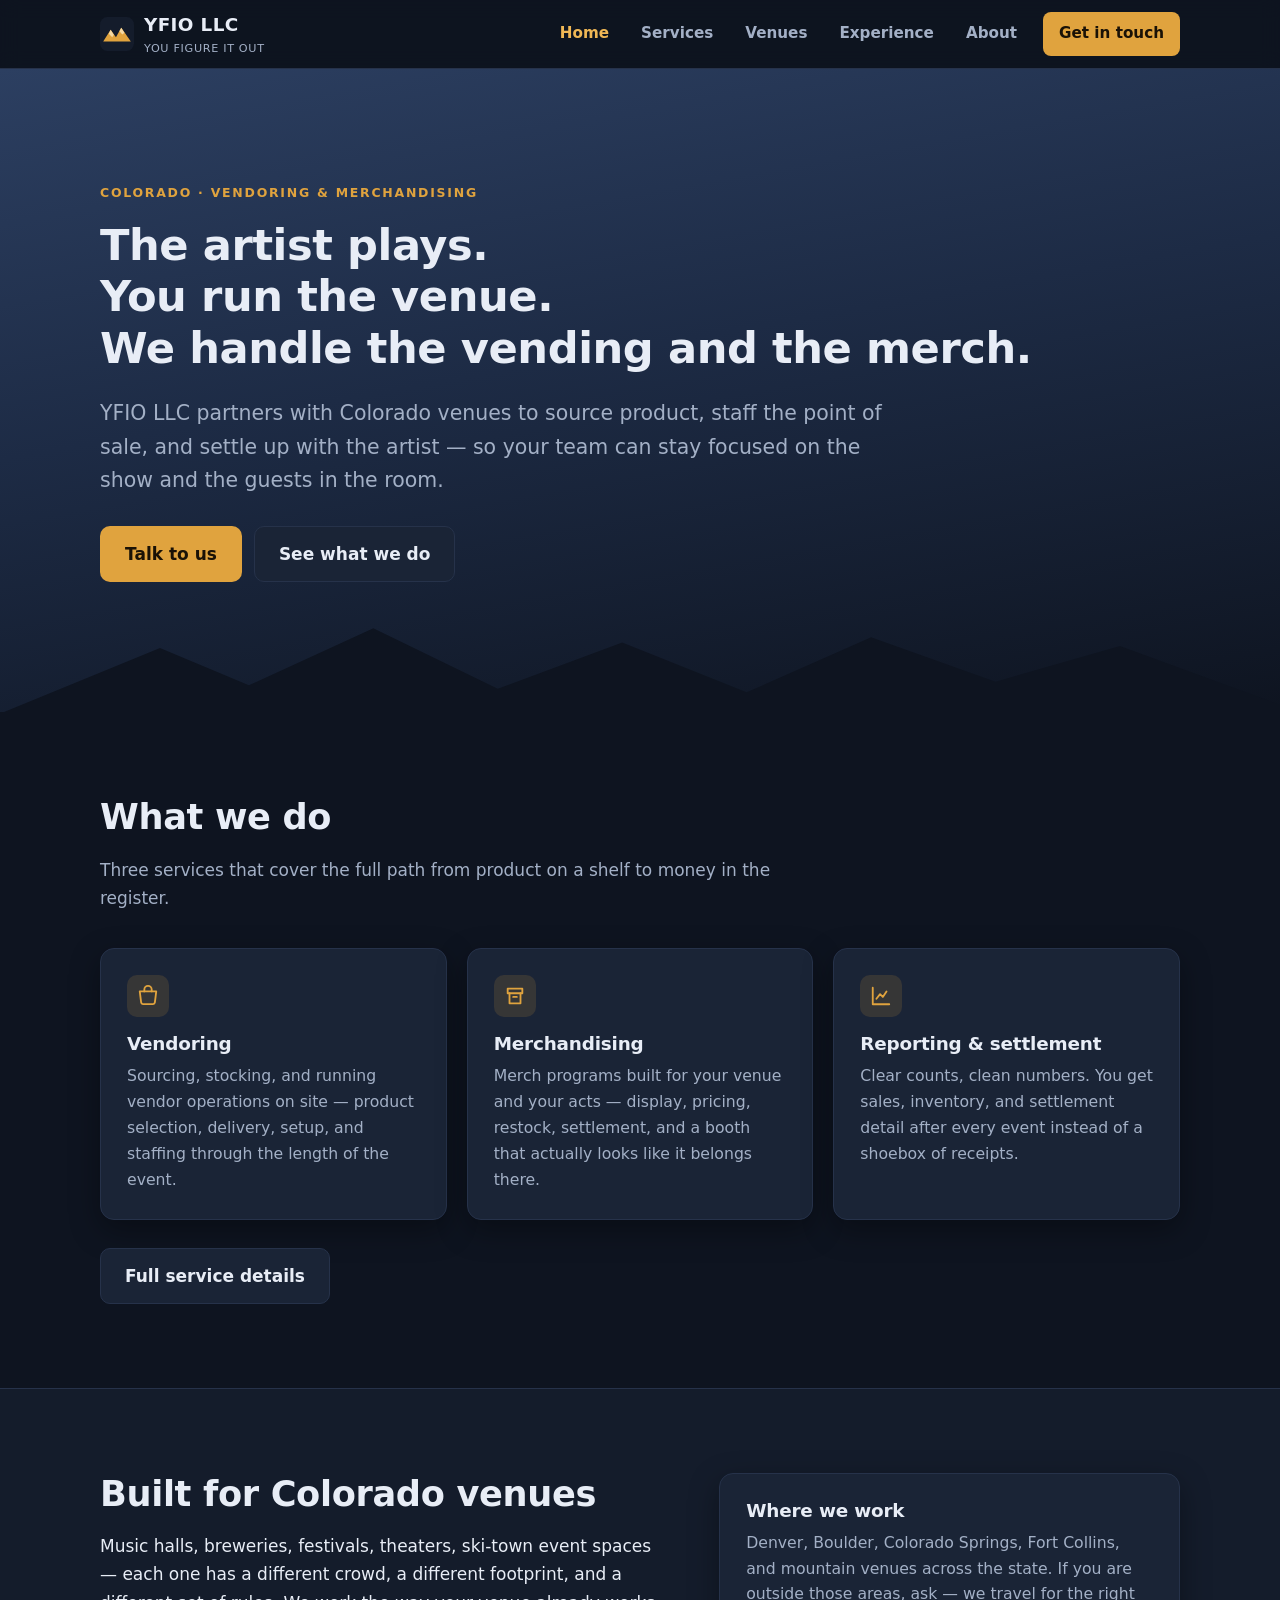
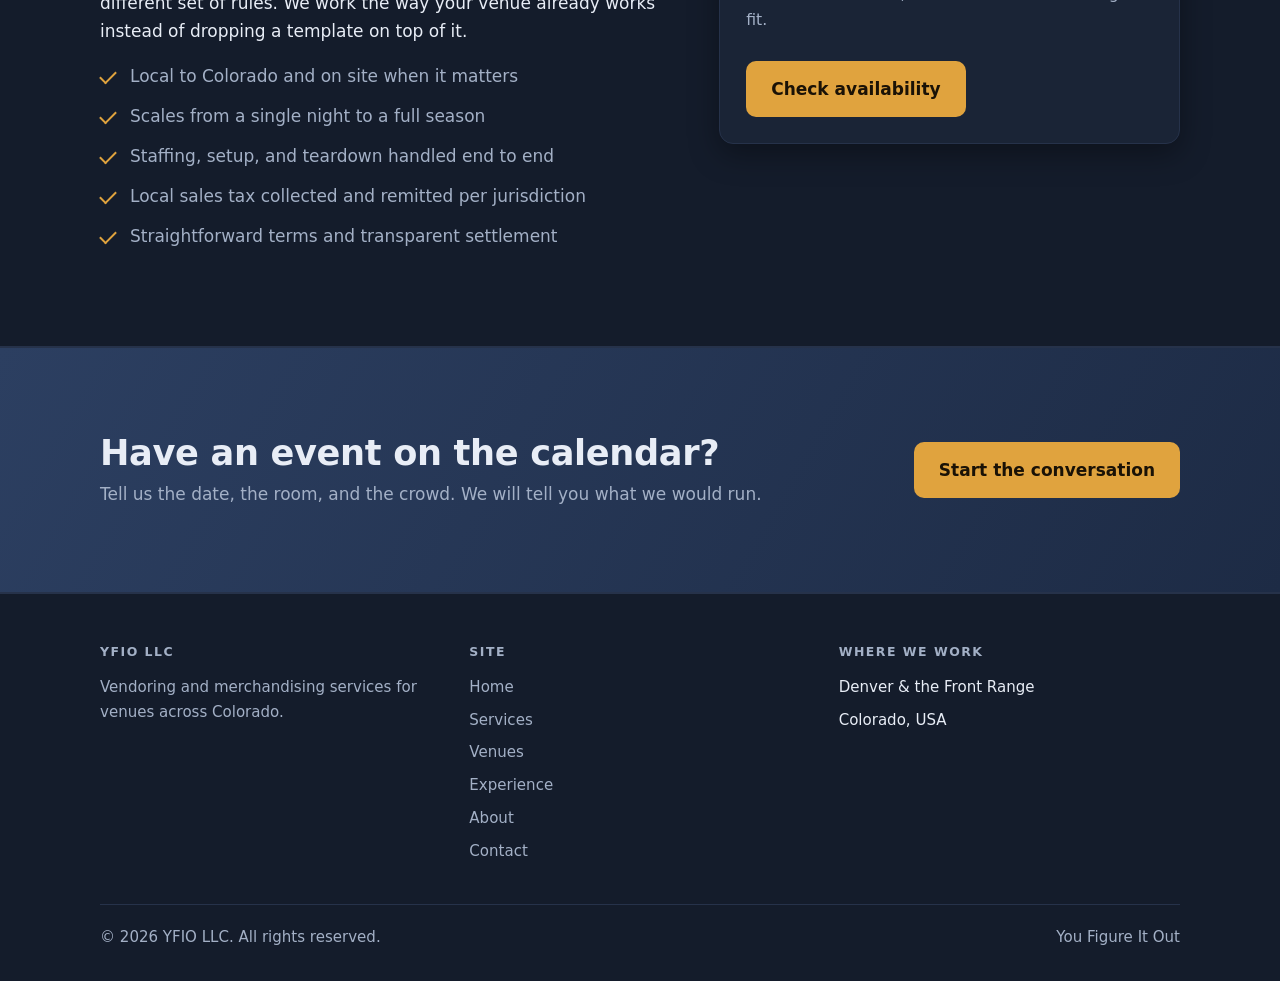
<file: index.html>
<!DOCTYPE html>
<html lang="en">
<head>
<meta charset="utf-8">
<meta name="viewport" content="width=device-width, initial-scale=1">
<title>YFIO LLC — Vendoring &amp; Merchandising for Colorado Venues</title>
<meta name="description" content="YFIO LLC provides vendoring and merchandising services to venues across Colorado — from product sourcing and inventory to on-site sales and merch fulfillment.">
<meta name="theme-color" content="#0e1420">
<link rel="icon" href="assets/img/favicon.svg" type="image/svg+xml">
<link rel="stylesheet" href="assets/css/site.css">
<meta property="og:type" content="website">
<meta property="og:site_name" content="YFIO LLC">
<meta property="og:title" content="YFIO LLC — Vendoring &amp; Merchandising for Colorado Venues">
<meta property="og:description" content="YFIO LLC provides vendoring and merchandising services to venues across Colorado — from product sourcing and inventory to on-site sales and merch fulfillment.">
</head>
<body>
<a class="skip-link" href="#main">Skip to content</a>

<header class="site-header">
  <div class="container">
    <a class="brand" href="index.html">
      <svg viewBox="0 0 64 64" aria-hidden="true" focusable="false">
        <rect width="64" height="64" rx="14" fill="#141c2b"/>
        <path d="M6 46 L20 24 L30 38 L40 20 L58 46 Z" fill="#e0a33e"/>
        <path d="M20 24 L26 33.4 L23 38 L16.5 31.5 Z" fill="#f5d9a3"/>
        <path d="M40 20 L46 29.6 L42 33 L36.5 27 Z" fill="#f5d9a3"/>
      </svg>
      <span>
        <span class="brand-name">YFIO LLC</span>
        <span class="brand-sub">You Figure It Out</span>
      </span>
    </a>

    <button class="nav-toggle" type="button" aria-expanded="false" aria-controls="primary-nav">
      Menu
    </button>

    <nav class="nav" id="primary-nav" aria-label="Primary">
      <ul>
        <li><a href="index.html" aria-current="page">Home</a></li>
        <li><a href="services.html">Services</a></li>
        <li><a href="venues.html">Venues</a></li>
        <li><a href="experience.html">Experience</a></li>
        <li><a href="about.html">About</a></li>
        <li><a class="nav-cta" href="contact.html">Get in touch</a></li>
      </ul>
    </nav>
  </div>
</header>

<main id="main">
<div class="hero">
  <div class="container">
    <div class="hero-inner">
      <span class="eyebrow">Colorado &middot; Vendoring &amp; Merchandising</span>
      <h1 class="hero-title"><span class="beat">The artist plays.</span> <span class="beat">You run the venue.</span> <span class="beat">We handle the vending and the merch.</span></h1>
      <p class="lead">
        YFIO LLC partners with Colorado venues to source product, staff the point of sale,
        and settle up with the artist &mdash; so your team can stay focused on the show and
        the guests in the room.
      </p>
      <div class="btn-row">
        <a class="btn btn-primary" href="contact.html">Talk to us</a>
        <a class="btn btn-ghost" href="services.html">See what we do</a>
      </div>
    </div>
  </div>
  <svg class="hero-range" viewBox="0 0 1440 120" preserveAspectRatio="none" aria-hidden="true" focusable="false">
    <path d="M0 120 L180 46 L280 88 L420 24 L560 92 L700 40 L840 96 L980 34 L1120 84 L1260 44 L1440 110 L1440 120 Z" fill="#0e1420"/>
  </svg>
</div>

<section>
  <div class="container">
    <div class="section-head">
      <h2>What we do</h2>
      <p>Three services that cover the full path from product on a shelf to money in the register.</p>
    </div>
    <div class="grid">
      <div class="card">
        <span class="icon" aria-hidden="true">
          <svg viewBox="0 0 24 24" fill="none" stroke="currentColor" stroke-width="2" stroke-linecap="round" stroke-linejoin="round"><path d="M3 7h18l-1.5 12a2 2 0 0 1-2 1.8H6.5a2 2 0 0 1-2-1.8Z"/><path d="M8 7V5a4 4 0 0 1 8 0v2"/></svg>
        </span>
        <h3>Vendoring</h3>
        <p>
          Sourcing, stocking, and running vendor operations on site &mdash; product selection,
          delivery, setup, and staffing through the length of the event.
        </p>
      </div>
      <div class="card">
        <span class="icon" aria-hidden="true">
          <svg viewBox="0 0 24 24" fill="none" stroke="currentColor" stroke-width="2" stroke-linecap="round" stroke-linejoin="round"><path d="M4 4h16v5H4z"/><path d="M6 9v11h12V9"/><path d="M10 13h4"/></svg>
        </span>
        <h3>Merchandising</h3>
        <p>
          Merch programs built for your venue and your acts &mdash; display, pricing, restock,
          settlement, and a booth that actually looks like it belongs there.
        </p>
      </div>
      <div class="card">
        <span class="icon" aria-hidden="true">
          <svg viewBox="0 0 24 24" fill="none" stroke="currentColor" stroke-width="2" stroke-linecap="round" stroke-linejoin="round"><path d="M3 3v18h18"/><path d="M7 15l4-5 3 3 4-6"/></svg>
        </span>
        <h3>Reporting &amp; settlement</h3>
        <p>
          Clear counts, clean numbers. You get sales, inventory, and settlement detail after
          every event instead of a shoebox of receipts.
        </p>
      </div>
    </div>
    <div class="btn-row">
      <a class="btn btn-ghost" href="services.html">Full service details</a>
    </div>
  </div>
</section>

<section class="alt">
  <div class="container split">
    <div>
      <h2>Built for Colorado venues</h2>
      <p>
        Music halls, breweries, festivals, theaters, ski-town event spaces &mdash; each one has a
        different crowd, a different footprint, and a different set of rules. We work the way your
        venue already works instead of dropping a template on top of it.
      </p>
      <ul class="checks">
        <li>Local to Colorado and on site when it matters</li>
        <li>Scales from a single night to a full season</li>
        <li>Staffing, setup, and teardown handled end to end</li>
        <li>Local sales tax collected and remitted per jurisdiction</li>
        <li>Straightforward terms and transparent settlement</li>
      </ul>
    </div>
    <div>
      <div class="card">
        <h3>Where we work</h3>
        <p>
          Denver, Boulder, Colorado Springs, Fort Collins, and mountain venues across the state.
          If you are outside those areas, ask &mdash; we travel for the right fit.
        </p>
        <div class="btn-row">
          <a class="btn btn-primary" href="contact.html">Check availability</a>
        </div>
      </div>
    </div>
  </div>
</section>

<section class="cta-band">
  <div class="container">
    <div>
      <h2>Have an event on the calendar?</h2>
      <p>Tell us the date, the room, and the crowd. We will tell you what we would run.</p>
    </div>
    <a class="btn btn-primary" href="contact.html">Start the conversation</a>
  </div>
</section>
</main>

<footer class="site-footer">
  <div class="container">
    <div class="footer-grid">
      <div>
        <h4>YFIO LLC</h4>
        <p>Vendoring and merchandising services for venues across Colorado.</p>
      </div>
      <div>
        <h4>Site</h4>
        <ul>
          <li><a href="index.html">Home</a></li>
          <li><a href="services.html">Services</a></li>
          <li><a href="venues.html">Venues</a></li>
          <li><a href="experience.html">Experience</a></li>
          <li><a href="about.html">About</a></li>
          <li><a href="contact.html">Contact</a></li>
        </ul>
      </div>
      <div>
        <h4>Where we work</h4>
        <ul>
          <li>Denver &amp; the Front Range</li>
          <li>Colorado, USA</li>
        </ul>
      </div>
    </div>
    <div class="footer-bottom">
      <p>&copy; <span id="year">2026</span> YFIO LLC. All rights reserved.</p>
      <p>You Figure It Out</p>
    </div>
  </div>
</footer>

<script src="assets/js/site.js"></script>
</body>
</html>
</file>
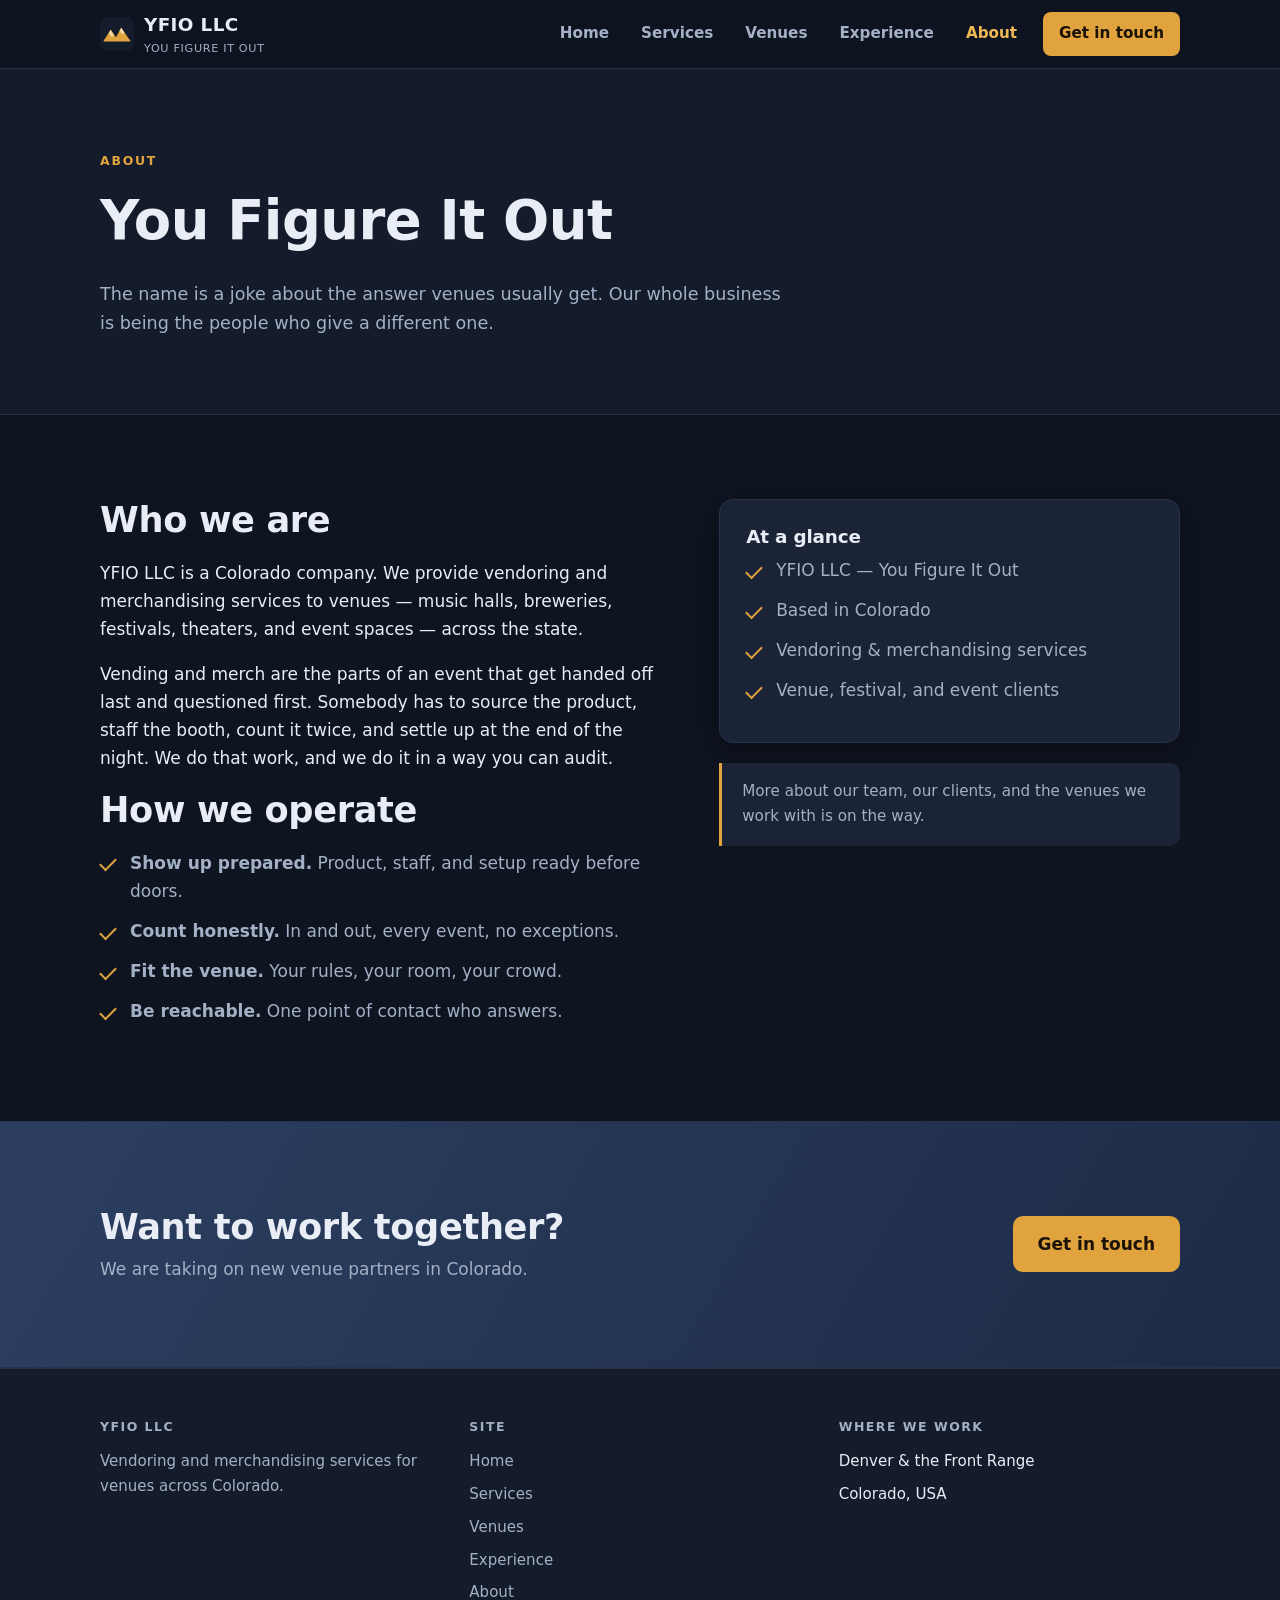
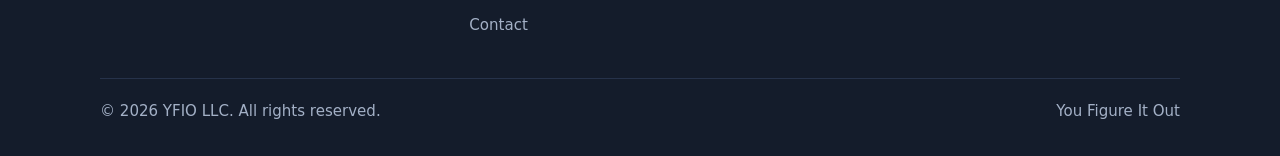
<file: about.html>
<!DOCTYPE html>
<html lang="en">
<head>
<meta charset="utf-8">
<meta name="viewport" content="width=device-width, initial-scale=1">
<title>About — YFIO LLC</title>
<meta name="description" content="YFIO LLC (You Figure It Out) is a Colorado company providing vendoring and merchandising services to venues.">
<meta name="theme-color" content="#0e1420">
<link rel="icon" href="assets/img/favicon.svg" type="image/svg+xml">
<link rel="stylesheet" href="assets/css/site.css">
<meta property="og:type" content="website">
<meta property="og:site_name" content="YFIO LLC">
<meta property="og:title" content="About — YFIO LLC">
<meta property="og:description" content="YFIO LLC (You Figure It Out) is a Colorado company providing vendoring and merchandising services to venues.">
</head>
<body>
<a class="skip-link" href="#main">Skip to content</a>

<header class="site-header">
  <div class="container">
    <a class="brand" href="index.html">
      <svg viewBox="0 0 64 64" aria-hidden="true" focusable="false">
        <rect width="64" height="64" rx="14" fill="#141c2b"/>
        <path d="M6 46 L20 24 L30 38 L40 20 L58 46 Z" fill="#e0a33e"/>
        <path d="M20 24 L26 33.4 L23 38 L16.5 31.5 Z" fill="#f5d9a3"/>
        <path d="M40 20 L46 29.6 L42 33 L36.5 27 Z" fill="#f5d9a3"/>
      </svg>
      <span>
        <span class="brand-name">YFIO LLC</span>
        <span class="brand-sub">You Figure It Out</span>
      </span>
    </a>

    <button class="nav-toggle" type="button" aria-expanded="false" aria-controls="primary-nav">
      Menu
    </button>

    <nav class="nav" id="primary-nav" aria-label="Primary">
      <ul>
        <li><a href="index.html">Home</a></li>
        <li><a href="services.html">Services</a></li>
        <li><a href="venues.html">Venues</a></li>
        <li><a href="experience.html">Experience</a></li>
        <li><a href="about.html" aria-current="page">About</a></li>
        <li><a class="nav-cta" href="contact.html">Get in touch</a></li>
      </ul>
    </nav>
  </div>
</header>

<main id="main">
<div class="page-head">
  <div class="container">
    <span class="eyebrow">About</span>
    <h1>You Figure It Out</h1>
    <p class="lead">
      The name is a joke about the answer venues usually get. Our whole business is being the
      people who give a different one.
    </p>
  </div>
</div>

<section>
  <div class="container split">
    <div>
      <h2>Who we are</h2>
      <p>
        YFIO LLC is a Colorado company. We provide vendoring and merchandising services to venues
        &mdash; music halls, breweries, festivals, theaters, and event spaces &mdash; across the state.
      </p>
      <p>
        Vending and merch are the parts of an event that get handed off last and questioned first.
        Somebody has to source the product, staff the booth, count it twice, and settle up at the
        end of the night. We do that work, and we do it in a way you can audit.
      </p>
      <h2>How we operate</h2>
      <ul class="checks">
        <li><strong>Show up prepared.</strong> Product, staff, and setup ready before doors.</li>
        <li><strong>Count honestly.</strong> In and out, every event, no exceptions.</li>
        <li><strong>Fit the venue.</strong> Your rules, your room, your crowd.</li>
        <li><strong>Be reachable.</strong> One point of contact who answers.</li>
      </ul>
    </div>
    <div>
      <div class="card">
        <h3>At a glance</h3>
        <ul class="checks">
          <li>YFIO LLC &mdash; You Figure It Out</li>
          <li>Based in Colorado</li>
          <li>Vendoring &amp; merchandising services</li>
          <li>Venue, festival, and event clients</li>
        </ul>
      </div>
      <p class="note" style="margin-top:20px;">
        More about our team, our clients, and the venues we work with is on the way.
      </p>
    </div>
  </div>
</section>

<section class="cta-band">
  <div class="container">
    <div>
      <h2>Want to work together?</h2>
      <p>We are taking on new venue partners in Colorado.</p>
    </div>
    <a class="btn btn-primary" href="contact.html">Get in touch</a>
  </div>
</section>
</main>

<footer class="site-footer">
  <div class="container">
    <div class="footer-grid">
      <div>
        <h4>YFIO LLC</h4>
        <p>Vendoring and merchandising services for venues across Colorado.</p>
      </div>
      <div>
        <h4>Site</h4>
        <ul>
          <li><a href="index.html">Home</a></li>
          <li><a href="services.html">Services</a></li>
          <li><a href="venues.html">Venues</a></li>
          <li><a href="experience.html">Experience</a></li>
          <li><a href="about.html">About</a></li>
          <li><a href="contact.html">Contact</a></li>
        </ul>
      </div>
      <div>
        <h4>Where we work</h4>
        <ul>
          <li>Denver &amp; the Front Range</li>
          <li>Colorado, USA</li>
        </ul>
      </div>
    </div>
    <div class="footer-bottom">
      <p>&copy; <span id="year">2026</span> YFIO LLC. All rights reserved.</p>
      <p>You Figure It Out</p>
    </div>
  </div>
</footer>

<script src="assets/js/site.js"></script>
</body>
</html>
</file>
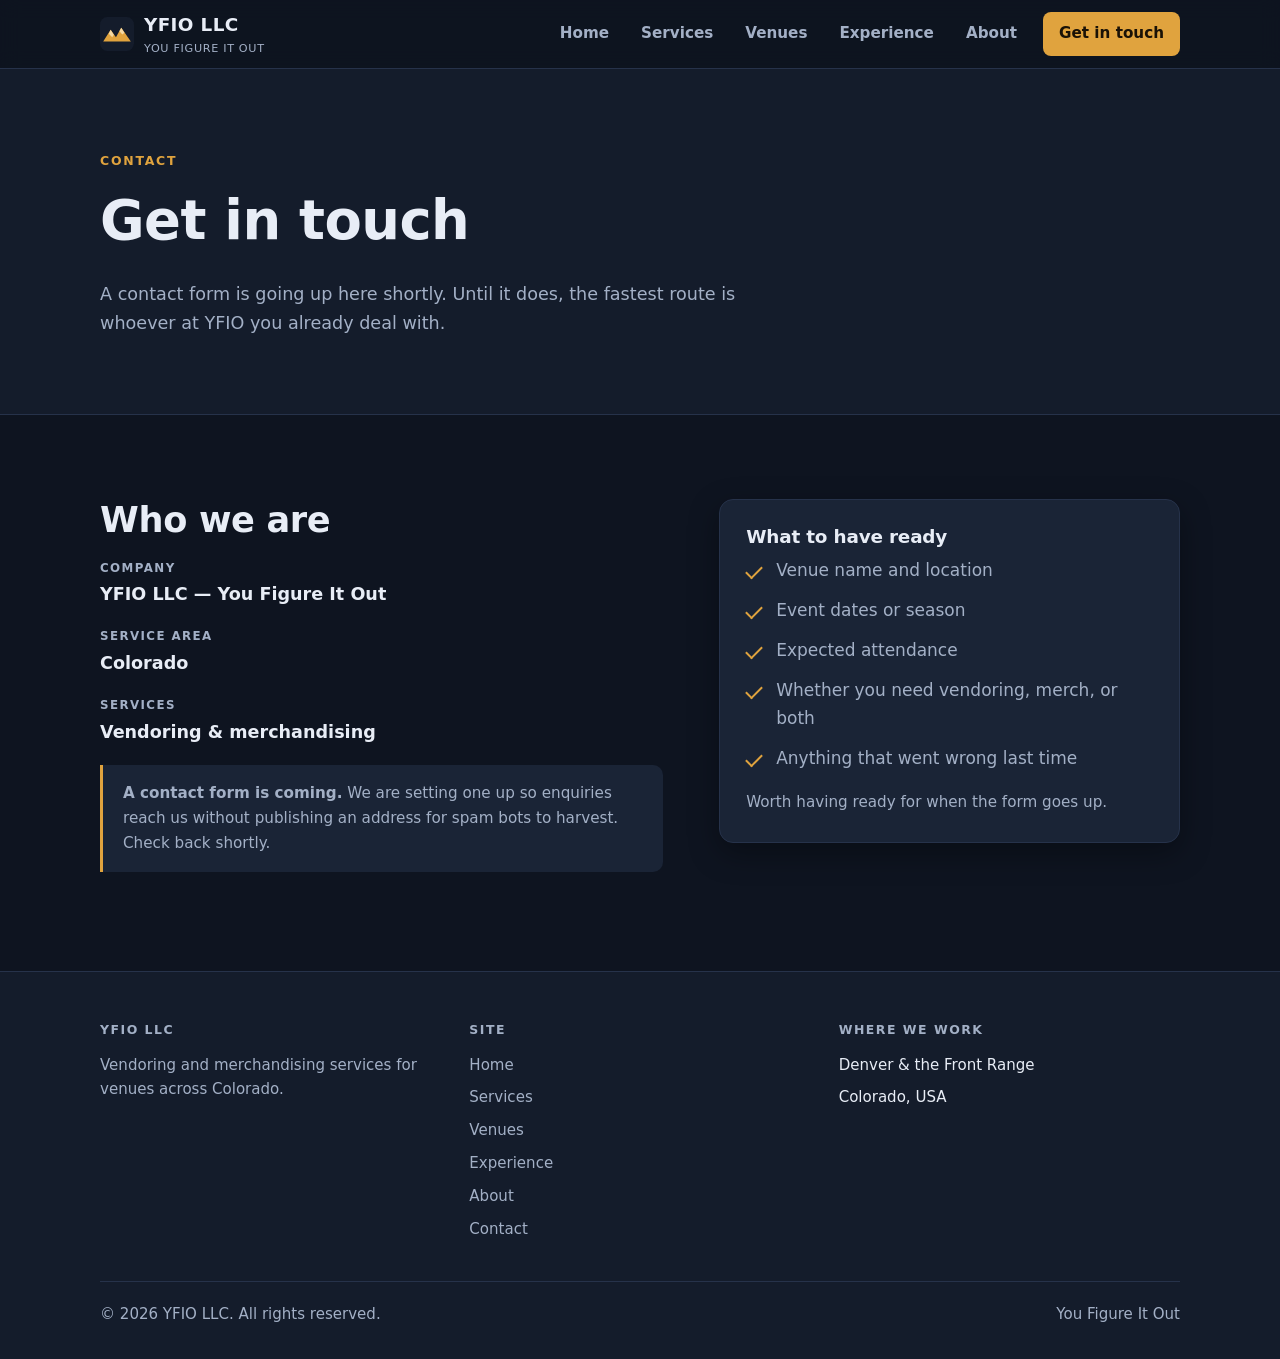
<file: contact.html>
<!DOCTYPE html>
<html lang="en">
<head>
<meta charset="utf-8">
<meta name="viewport" content="width=device-width, initial-scale=1">
<title>Contact — YFIO LLC</title>
<meta name="description" content="Contact YFIO LLC about vendoring and merchandising services for your Colorado venue or event.">
<meta name="theme-color" content="#0e1420">
<link rel="icon" href="assets/img/favicon.svg" type="image/svg+xml">
<link rel="stylesheet" href="assets/css/site.css">
<meta property="og:type" content="website">
<meta property="og:site_name" content="YFIO LLC">
<meta property="og:title" content="Contact — YFIO LLC">
<meta property="og:description" content="Contact YFIO LLC about vendoring and merchandising services for your Colorado venue or event.">
</head>
<body>
<a class="skip-link" href="#main">Skip to content</a>

<header class="site-header">
  <div class="container">
    <a class="brand" href="index.html">
      <svg viewBox="0 0 64 64" aria-hidden="true" focusable="false">
        <rect width="64" height="64" rx="14" fill="#141c2b"/>
        <path d="M6 46 L20 24 L30 38 L40 20 L58 46 Z" fill="#e0a33e"/>
        <path d="M20 24 L26 33.4 L23 38 L16.5 31.5 Z" fill="#f5d9a3"/>
        <path d="M40 20 L46 29.6 L42 33 L36.5 27 Z" fill="#f5d9a3"/>
      </svg>
      <span>
        <span class="brand-name">YFIO LLC</span>
        <span class="brand-sub">You Figure It Out</span>
      </span>
    </a>

    <button class="nav-toggle" type="button" aria-expanded="false" aria-controls="primary-nav">
      Menu
    </button>

    <nav class="nav" id="primary-nav" aria-label="Primary">
      <ul>
        <li><a href="index.html">Home</a></li>
        <li><a href="services.html">Services</a></li>
        <li><a href="venues.html">Venues</a></li>
        <li><a href="experience.html">Experience</a></li>
        <li><a href="about.html">About</a></li>
        <li><a class="nav-cta" href="contact.html" aria-current="page">Get in touch</a></li>
      </ul>
    </nav>
  </div>
</header>

<main id="main">
<div class="page-head">
  <div class="container">
    <span class="eyebrow">Contact</span>
    <h1>Get in touch</h1>
    <p class="lead">
      A contact form is going up here shortly. Until it does, the fastest route is whoever
      at YFIO you already deal with.
    </p>
  </div>
</div>

<section>
  <div class="container split">
    <div>
      <h2>Who we are</h2>
      <ul class="contact-list">
        <li>
          <span class="label">Company</span>
          <span class="value">YFIO LLC &mdash; You Figure It Out</span>
        </li>
        <li>
          <span class="label">Service area</span>
          <span class="value">Colorado</span>
        </li>
        <li>
          <span class="label">Services</span>
          <span class="value">Vendoring &amp; merchandising</span>
        </li>
      </ul>
      <p class="note">
        <strong>A contact form is coming.</strong> We are setting one up so enquiries reach us
        without publishing an address for spam bots to harvest. Check back shortly.
      </p>
    </div>
    <div>
      <div class="card">
        <h3>What to have ready</h3>
        <ul class="checks">
          <li>Venue name and location</li>
          <li>Event dates or season</li>
          <li>Expected attendance</li>
          <li>Whether you need vendoring, merch, or both</li>
          <li>Anything that went wrong last time</li>
        </ul>
        <p style="margin-top:18px;margin-bottom:0;color:var(--text-muted);font-size:0.95rem;">
          Worth having ready for when the form goes up.
        </p>
      </div>
    </div>
  </div>
</section>
</main>

<footer class="site-footer">
  <div class="container">
    <div class="footer-grid">
      <div>
        <h4>YFIO LLC</h4>
        <p>Vendoring and merchandising services for venues across Colorado.</p>
      </div>
      <div>
        <h4>Site</h4>
        <ul>
          <li><a href="index.html">Home</a></li>
          <li><a href="services.html">Services</a></li>
          <li><a href="venues.html">Venues</a></li>
          <li><a href="experience.html">Experience</a></li>
          <li><a href="about.html">About</a></li>
          <li><a href="contact.html">Contact</a></li>
        </ul>
      </div>
      <div>
        <h4>Where we work</h4>
        <ul>
          <li>Denver &amp; the Front Range</li>
          <li>Colorado, USA</li>
        </ul>
      </div>
    </div>
    <div class="footer-bottom">
      <p>&copy; <span id="year">2026</span> YFIO LLC. All rights reserved.</p>
      <p>You Figure It Out</p>
    </div>
  </div>
</footer>

<script src="assets/js/site.js"></script>
</body>
</html>
</file>
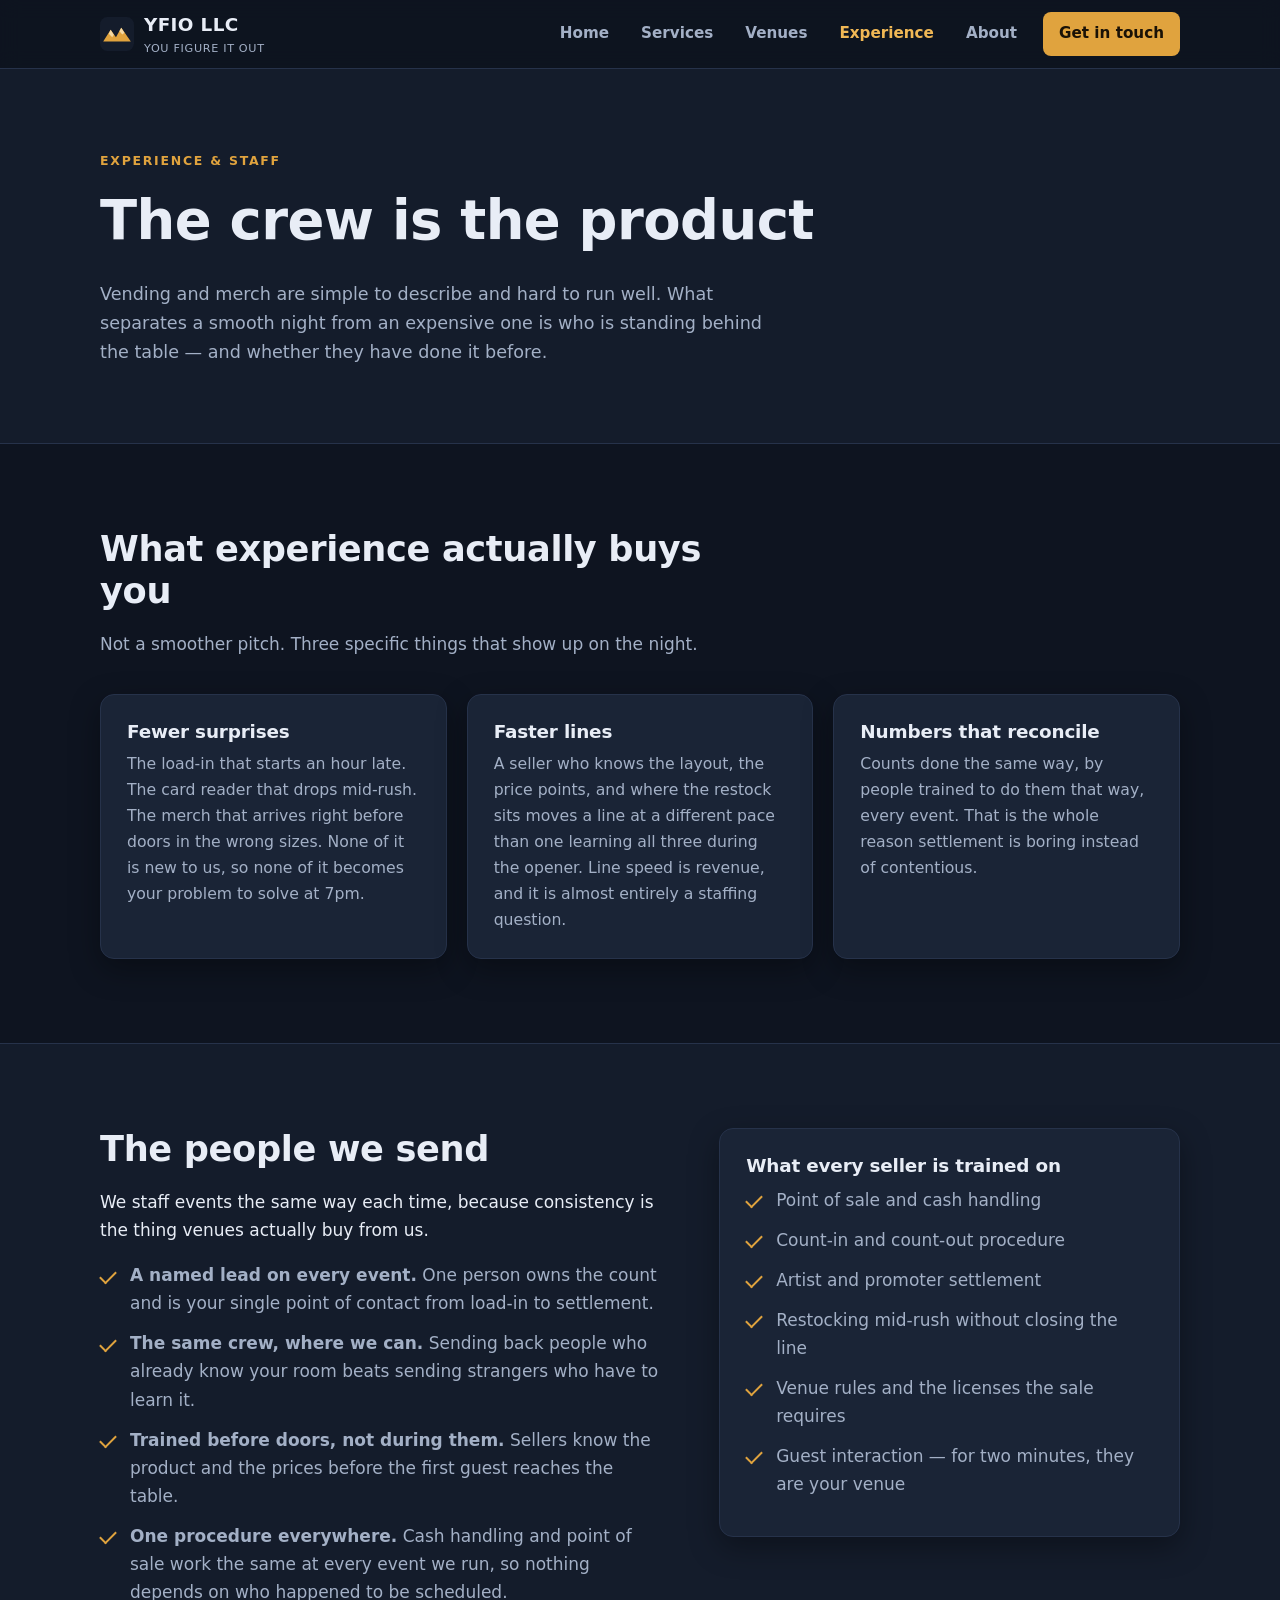
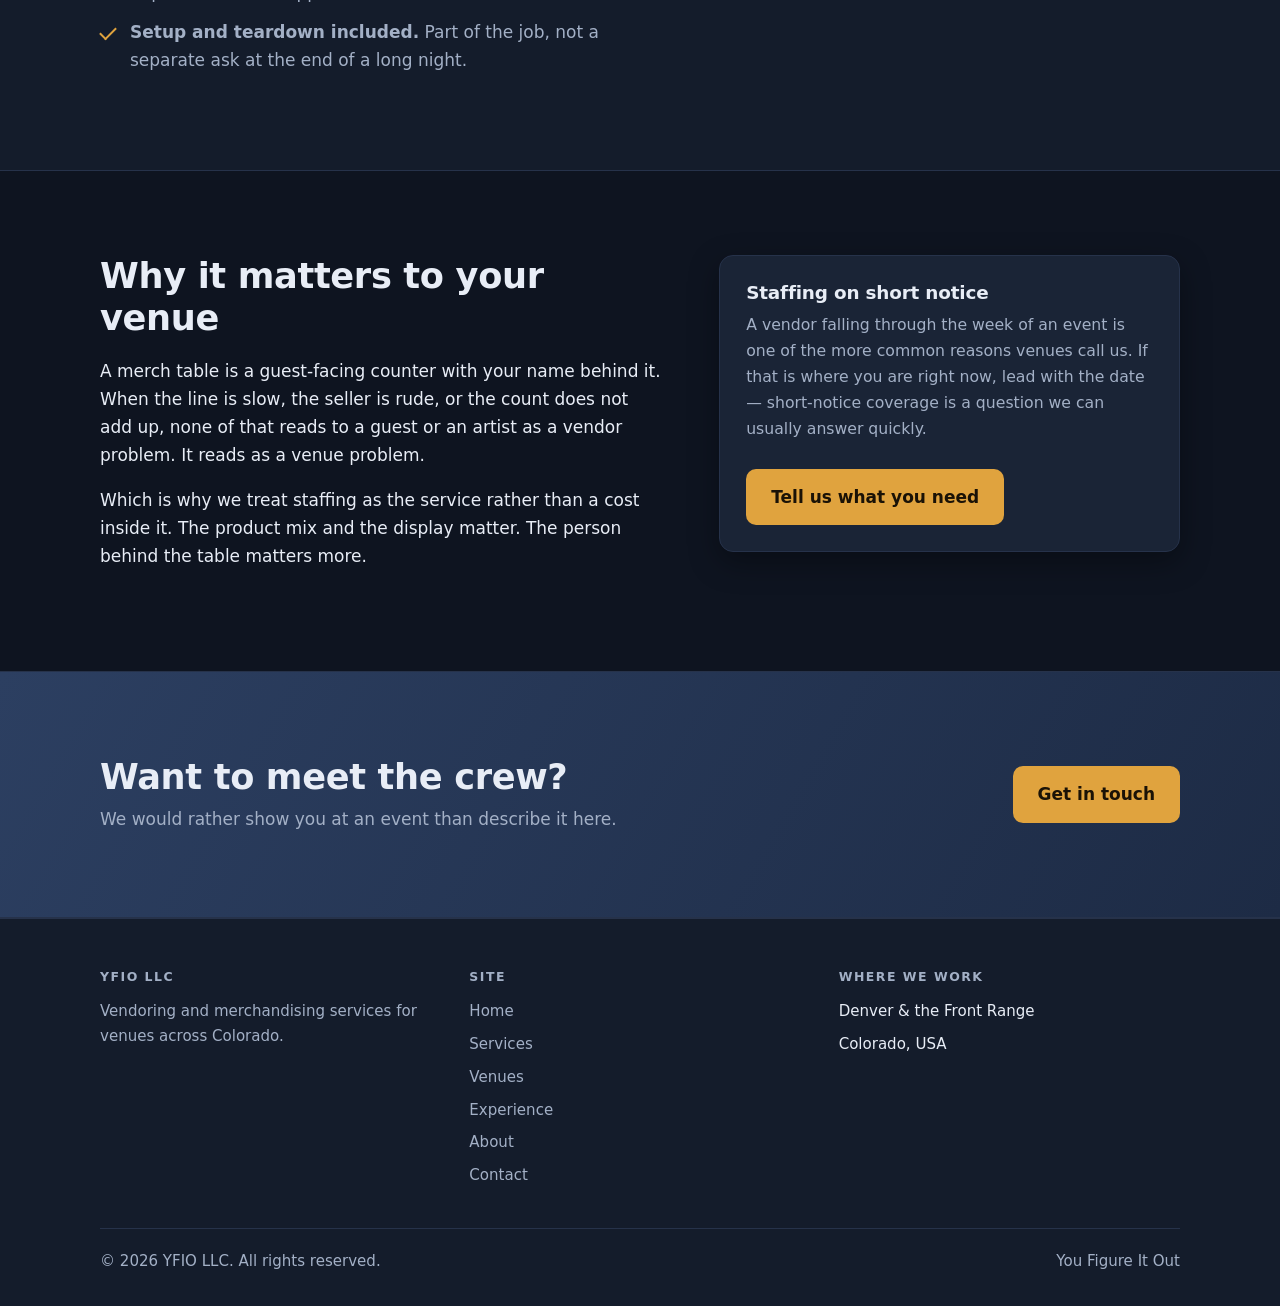
<file: experience.html>
<!DOCTYPE html>
<html lang="en">
<head>
<meta charset="utf-8">
<meta name="viewport" content="width=device-width, initial-scale=1">
<title>Experience — YFIO LLC</title>
<meta name="description" content="The experience behind YFIO LLC and the staff we put on your floor — how we train, lead, and hold a crew to the same standard every event.">
<meta name="theme-color" content="#0e1420">
<link rel="icon" href="assets/img/favicon.svg" type="image/svg+xml">
<link rel="stylesheet" href="assets/css/site.css">
<meta property="og:type" content="website">
<meta property="og:site_name" content="YFIO LLC">
<meta property="og:title" content="Experience — YFIO LLC">
<meta property="og:description" content="The experience behind YFIO LLC and the staff we put on your floor — how we train, lead, and hold a crew to the same standard every event.">
</head>
<body>
<a class="skip-link" href="#main">Skip to content</a>

<header class="site-header">
  <div class="container">
    <a class="brand" href="index.html">
      <svg viewBox="0 0 64 64" aria-hidden="true" focusable="false">
        <rect width="64" height="64" rx="14" fill="#141c2b"/>
        <path d="M6 46 L20 24 L30 38 L40 20 L58 46 Z" fill="#e0a33e"/>
        <path d="M20 24 L26 33.4 L23 38 L16.5 31.5 Z" fill="#f5d9a3"/>
        <path d="M40 20 L46 29.6 L42 33 L36.5 27 Z" fill="#f5d9a3"/>
      </svg>
      <span>
        <span class="brand-name">YFIO LLC</span>
        <span class="brand-sub">You Figure It Out</span>
      </span>
    </a>

    <button class="nav-toggle" type="button" aria-expanded="false" aria-controls="primary-nav">
      Menu
    </button>

    <nav class="nav" id="primary-nav" aria-label="Primary">
      <ul>
        <li><a href="index.html">Home</a></li>
        <li><a href="services.html">Services</a></li>
        <li><a href="venues.html">Venues</a></li>
        <li><a href="experience.html" aria-current="page">Experience</a></li>
        <li><a href="about.html">About</a></li>
        <li><a class="nav-cta" href="contact.html">Get in touch</a></li>
      </ul>
    </nav>
  </div>
</header>

<main id="main">
<div class="page-head">
  <div class="container">
    <span class="eyebrow">Experience &amp; Staff</span>
    <h1>The crew is the product</h1>
    <p class="lead">
      Vending and merch are simple to describe and hard to run well. What separates a smooth
      night from an expensive one is who is standing behind the table &mdash; and whether they
      have done it before.
    </p>
  </div>
</div>

<!--
  TODO: add the hard numbers once confirmed. Drop them in as a stat row here, e.g.
    years in business, events worked per season, venues served, staff on the roster.
  Left out deliberately rather than guessed at.
-->

<section>
  <div class="container">
    <div class="section-head">
      <h2>What experience actually buys you</h2>
      <p>Not a smoother pitch. Three specific things that show up on the night.</p>
    </div>
    <div class="grid">
      <div class="card">
        <h3>Fewer surprises</h3>
        <p>
          The load-in that starts an hour late. The card reader that drops mid-rush. The merch
          that arrives right before doors in the wrong sizes. None of it is new to us, so none
          of it becomes your problem to solve at 7pm.
        </p>
      </div>
      <div class="card">
        <h3>Faster lines</h3>
        <p>
          A seller who knows the layout, the price points, and where the restock sits moves a
          line at a different pace than one learning all three during the opener. Line speed is
          revenue, and it is almost entirely a staffing question.
        </p>
      </div>
      <div class="card">
        <h3>Numbers that reconcile</h3>
        <p>
          Counts done the same way, by people trained to do them that way, every event. That is
          the whole reason settlement is boring instead of contentious.
        </p>
      </div>
    </div>
  </div>
</section>

<section class="alt">
  <div class="container split">
    <div>
      <h2>The people we send</h2>
      <p>
        We staff events the same way each time, because consistency is the thing venues actually
        buy from us.
      </p>
      <ul class="checks">
        <li><strong>A named lead on every event.</strong> One person owns the count and is your
          single point of contact from load-in to settlement.</li>
        <li><strong>The same crew, where we can.</strong> Sending back people who already know
          your room beats sending strangers who have to learn it.</li>
        <li><strong>Trained before doors, not during them.</strong> Sellers know the product and
          the prices before the first guest reaches the table.</li>
        <li><strong>One procedure everywhere.</strong> Cash handling and point of sale work the
          same at every event we run, so nothing depends on who happened to be scheduled.</li>
        <li><strong>Setup and teardown included.</strong> Part of the job, not a separate ask at
          the end of a long night.</li>
      </ul>
    </div>
    <div>
      <div class="card">
        <h3>What every seller is trained on</h3>
        <ul class="checks">
          <li>Point of sale and cash handling</li>
          <li>Count-in and count-out procedure</li>
          <li>Artist and promoter settlement</li>
          <li>Restocking mid-rush without closing the line</li>
          <li>Venue rules and the licenses the sale requires</li>
          <li>Guest interaction &mdash; for two minutes, they are your venue</li>
        </ul>
      </div>
    </div>
  </div>
</section>

<section>
  <div class="container split">
    <div>
      <h2>Why it matters to your venue</h2>
      <p>
        A merch table is a guest-facing counter with your name behind it. When the line is slow,
        the seller is rude, or the count does not add up, none of that reads to a guest or an
        artist as a vendor problem. It reads as a venue problem.
      </p>
      <p>
        Which is why we treat staffing as the service rather than a cost inside it. The product
        mix and the display matter. The person behind the table matters more.
      </p>
    </div>
    <div>
      <div class="card">
        <h3>Staffing on short notice</h3>
        <p>
          A vendor falling through the week of an event is one of the more common reasons venues
          call us. If that is where you are right now, lead with the date &mdash; short-notice
          coverage is a question we can usually answer quickly.
        </p>
        <div class="btn-row">
          <a class="btn btn-primary" href="contact.html">Tell us what you need</a>
        </div>
      </div>
    </div>
  </div>
</section>

<section class="cta-band">
  <div class="container">
    <div>
      <h2>Want to meet the crew?</h2>
      <p>We would rather show you at an event than describe it here.</p>
    </div>
    <a class="btn btn-primary" href="contact.html">Get in touch</a>
  </div>
</section>

</main>

<footer class="site-footer">
  <div class="container">
    <div class="footer-grid">
      <div>
        <h4>YFIO LLC</h4>
        <p>Vendoring and merchandising services for venues across Colorado.</p>
      </div>
      <div>
        <h4>Site</h4>
        <ul>
          <li><a href="index.html">Home</a></li>
          <li><a href="services.html">Services</a></li>
          <li><a href="venues.html">Venues</a></li>
          <li><a href="experience.html">Experience</a></li>
          <li><a href="about.html">About</a></li>
          <li><a href="contact.html">Contact</a></li>
        </ul>
      </div>
      <div>
        <h4>Where we work</h4>
        <ul>
          <li>Denver &amp; the Front Range</li>
          <li>Colorado, USA</li>
        </ul>
      </div>
    </div>
    <div class="footer-bottom">
      <p>&copy; <span id="year">2026</span> YFIO LLC. All rights reserved.</p>
      <p>You Figure It Out</p>
    </div>
  </div>
</footer>

<script src="assets/js/site.js"></script>
</body>
</html>
</file>
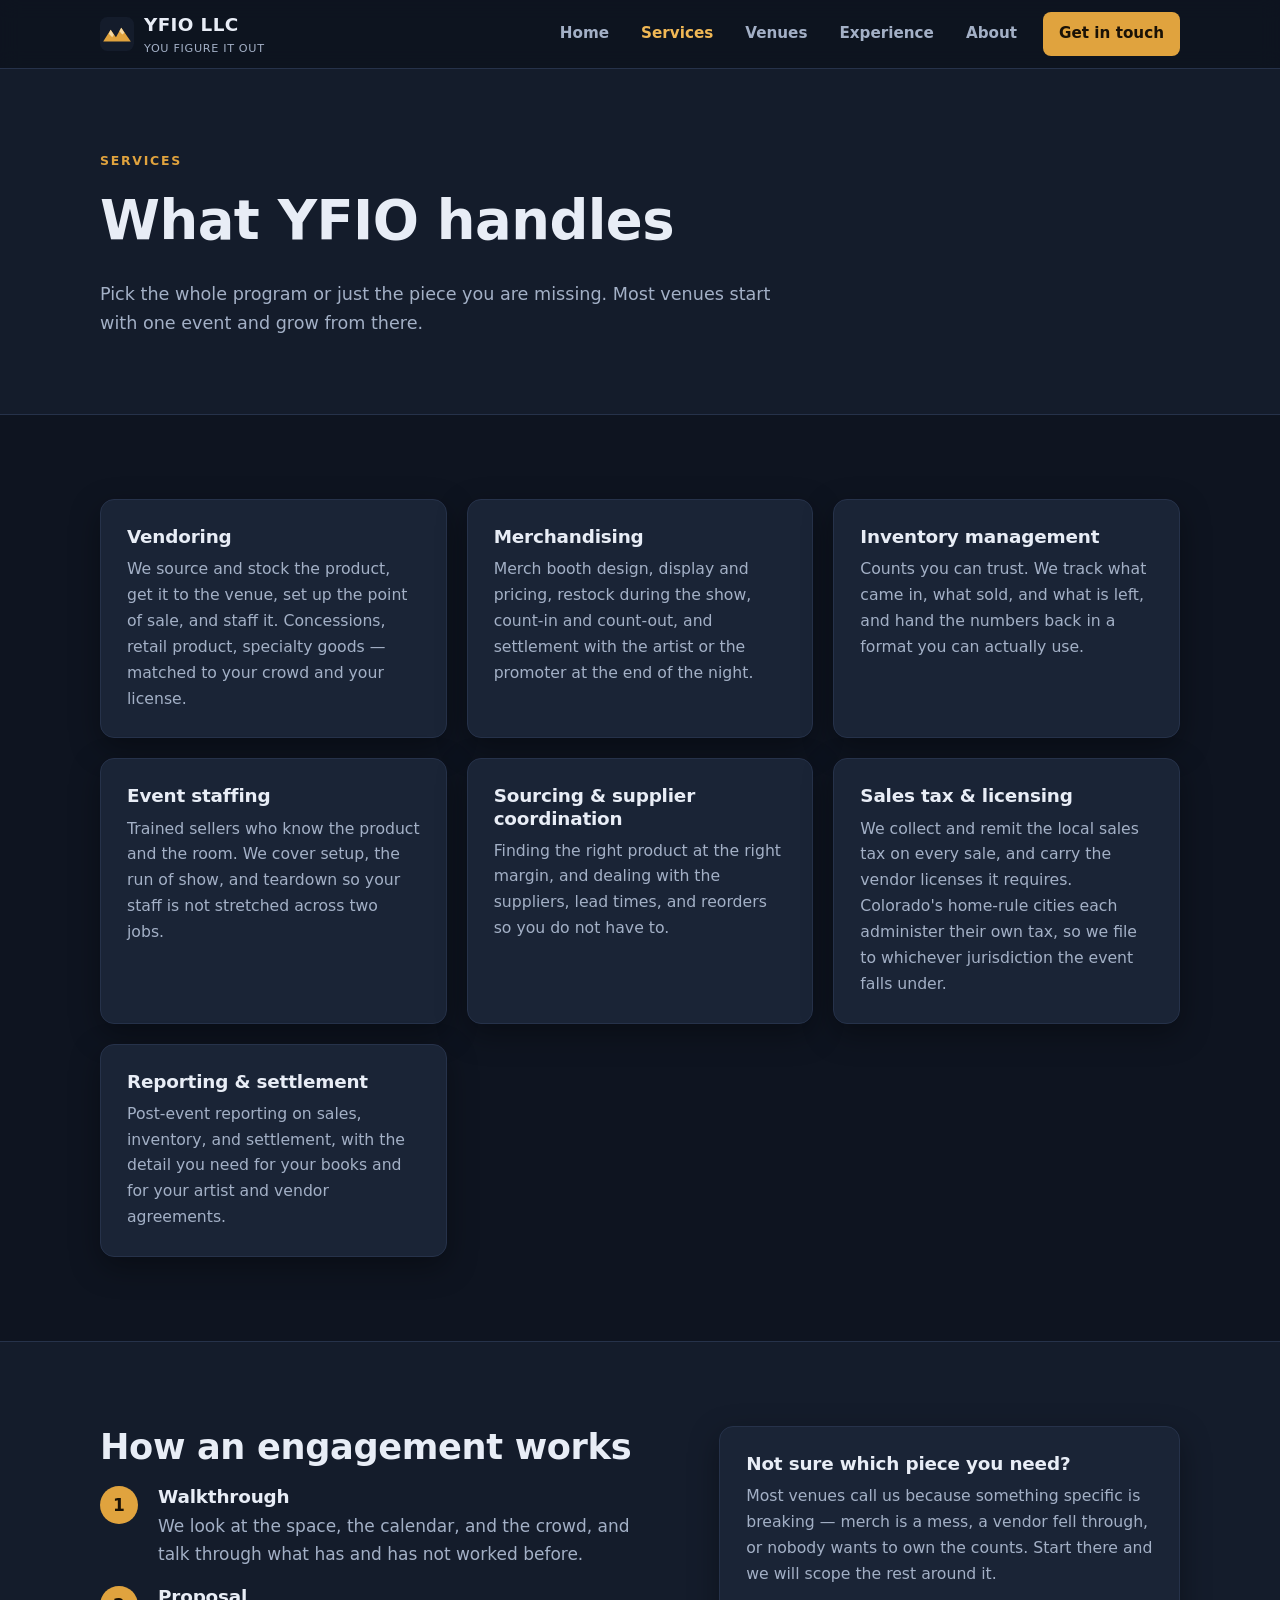
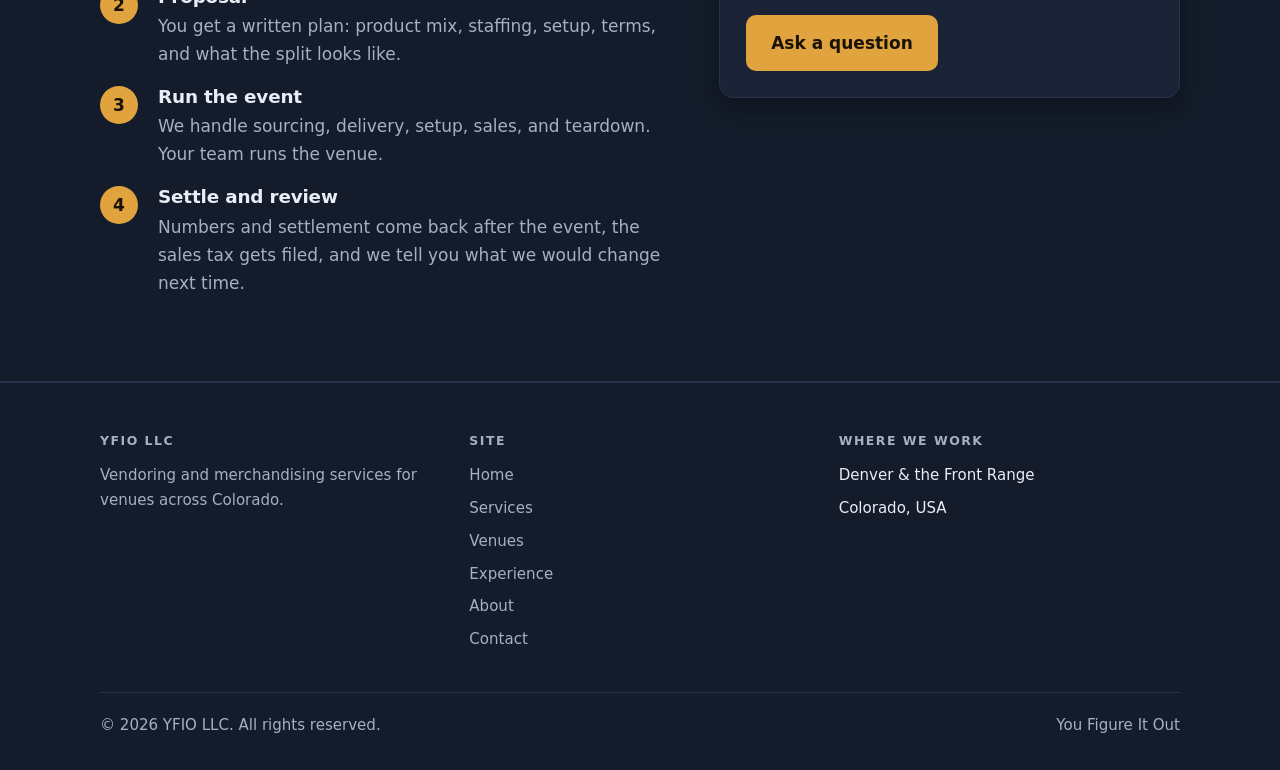
<file: services.html>
<!DOCTYPE html>
<html lang="en">
<head>
<meta charset="utf-8">
<meta name="viewport" content="width=device-width, initial-scale=1">
<title>Services — YFIO LLC</title>
<meta name="description" content="Vendoring, merchandising, and event support services from YFIO LLC for venues across Colorado.">
<meta name="theme-color" content="#0e1420">
<link rel="icon" href="assets/img/favicon.svg" type="image/svg+xml">
<link rel="stylesheet" href="assets/css/site.css">
<meta property="og:type" content="website">
<meta property="og:site_name" content="YFIO LLC">
<meta property="og:title" content="Services — YFIO LLC">
<meta property="og:description" content="Vendoring, merchandising, and event support services from YFIO LLC for venues across Colorado.">
</head>
<body>
<a class="skip-link" href="#main">Skip to content</a>

<header class="site-header">
  <div class="container">
    <a class="brand" href="index.html">
      <svg viewBox="0 0 64 64" aria-hidden="true" focusable="false">
        <rect width="64" height="64" rx="14" fill="#141c2b"/>
        <path d="M6 46 L20 24 L30 38 L40 20 L58 46 Z" fill="#e0a33e"/>
        <path d="M20 24 L26 33.4 L23 38 L16.5 31.5 Z" fill="#f5d9a3"/>
        <path d="M40 20 L46 29.6 L42 33 L36.5 27 Z" fill="#f5d9a3"/>
      </svg>
      <span>
        <span class="brand-name">YFIO LLC</span>
        <span class="brand-sub">You Figure It Out</span>
      </span>
    </a>

    <button class="nav-toggle" type="button" aria-expanded="false" aria-controls="primary-nav">
      Menu
    </button>

    <nav class="nav" id="primary-nav" aria-label="Primary">
      <ul>
        <li><a href="index.html">Home</a></li>
        <li><a href="services.html" aria-current="page">Services</a></li>
        <li><a href="venues.html">Venues</a></li>
        <li><a href="experience.html">Experience</a></li>
        <li><a href="about.html">About</a></li>
        <li><a class="nav-cta" href="contact.html">Get in touch</a></li>
      </ul>
    </nav>
  </div>
</header>

<main id="main">
<div class="page-head">
  <div class="container">
    <span class="eyebrow">Services</span>
    <h1>What YFIO handles</h1>
    <p class="lead">
      Pick the whole program or just the piece you are missing. Most venues start with one
      event and grow from there.
    </p>
  </div>
</div>

<section>
  <div class="container">
    <div class="grid">
      <div class="card">
        <h3>Vendoring</h3>
        <p>
          We source and stock the product, get it to the venue, set up the point of sale, and
          staff it. Concessions, retail product, specialty goods &mdash; matched to your crowd
          and your license.
        </p>
      </div>
      <div class="card">
        <h3>Merchandising</h3>
        <p>
          Merch booth design, display and pricing, restock during the show, count-in and count-out,
          and settlement with the artist or the promoter at the end of the night.
        </p>
      </div>
      <div class="card">
        <h3>Inventory management</h3>
        <p>
          Counts you can trust. We track what came in, what sold, and what is left, and hand the
          numbers back in a format you can actually use.
        </p>
      </div>
      <div class="card">
        <h3>Event staffing</h3>
        <p>
          Trained sellers who know the product and the room. We cover setup, the run of show,
          and teardown so your staff is not stretched across two jobs.
        </p>
      </div>
      <div class="card">
        <h3>Sourcing &amp; supplier coordination</h3>
        <p>
          Finding the right product at the right margin, and dealing with the suppliers, lead
          times, and reorders so you do not have to.
        </p>
      </div>
      <div class="card">
        <h3>Sales tax &amp; licensing</h3>
        <p>
          We collect and remit the local sales tax on every sale, and carry the vendor
          licenses it requires. Colorado's home-rule cities each administer their own tax,
          so we file to whichever jurisdiction the event falls under.
        </p>
      </div>
      <div class="card">
        <h3>Reporting &amp; settlement</h3>
        <p>
          Post-event reporting on sales, inventory, and settlement, with the detail you need for
          your books and for your artist and vendor agreements.
        </p>
      </div>
    </div>
  </div>
</section>

<section class="alt">
  <div class="container split">
    <div>
      <h2>How an engagement works</h2>
      <ol class="steps">
        <li>
          <h3>Walkthrough</h3>
          <p>We look at the space, the calendar, and the crowd, and talk through what has and has not worked before.</p>
        </li>
        <li>
          <h3>Proposal</h3>
          <p>You get a written plan: product mix, staffing, setup, terms, and what the split looks like.</p>
        </li>
        <li>
          <h3>Run the event</h3>
          <p>We handle sourcing, delivery, setup, sales, and teardown. Your team runs the venue.</p>
        </li>
        <li>
          <h3>Settle and review</h3>
          <p>Numbers and settlement come back after the event, the sales tax gets filed, and we tell you what we would change next time.</p>
        </li>
      </ol>
    </div>
    <div>
      <div class="card">
        <h3>Not sure which piece you need?</h3>
        <p>
          Most venues call us because something specific is breaking &mdash; merch is a mess,
          a vendor fell through, or nobody wants to own the counts. Start there and we will
          scope the rest around it.
        </p>
        <div class="btn-row">
          <a class="btn btn-primary" href="contact.html">Ask a question</a>
        </div>
      </div>
    </div>
  </div>
</section>
</main>

<footer class="site-footer">
  <div class="container">
    <div class="footer-grid">
      <div>
        <h4>YFIO LLC</h4>
        <p>Vendoring and merchandising services for venues across Colorado.</p>
      </div>
      <div>
        <h4>Site</h4>
        <ul>
          <li><a href="index.html">Home</a></li>
          <li><a href="services.html">Services</a></li>
          <li><a href="venues.html">Venues</a></li>
          <li><a href="experience.html">Experience</a></li>
          <li><a href="about.html">About</a></li>
          <li><a href="contact.html">Contact</a></li>
        </ul>
      </div>
      <div>
        <h4>Where we work</h4>
        <ul>
          <li>Denver &amp; the Front Range</li>
          <li>Colorado, USA</li>
        </ul>
      </div>
    </div>
    <div class="footer-bottom">
      <p>&copy; <span id="year">2026</span> YFIO LLC. All rights reserved.</p>
      <p>You Figure It Out</p>
    </div>
  </div>
</footer>

<script src="assets/js/site.js"></script>
</body>
</html>
</file>
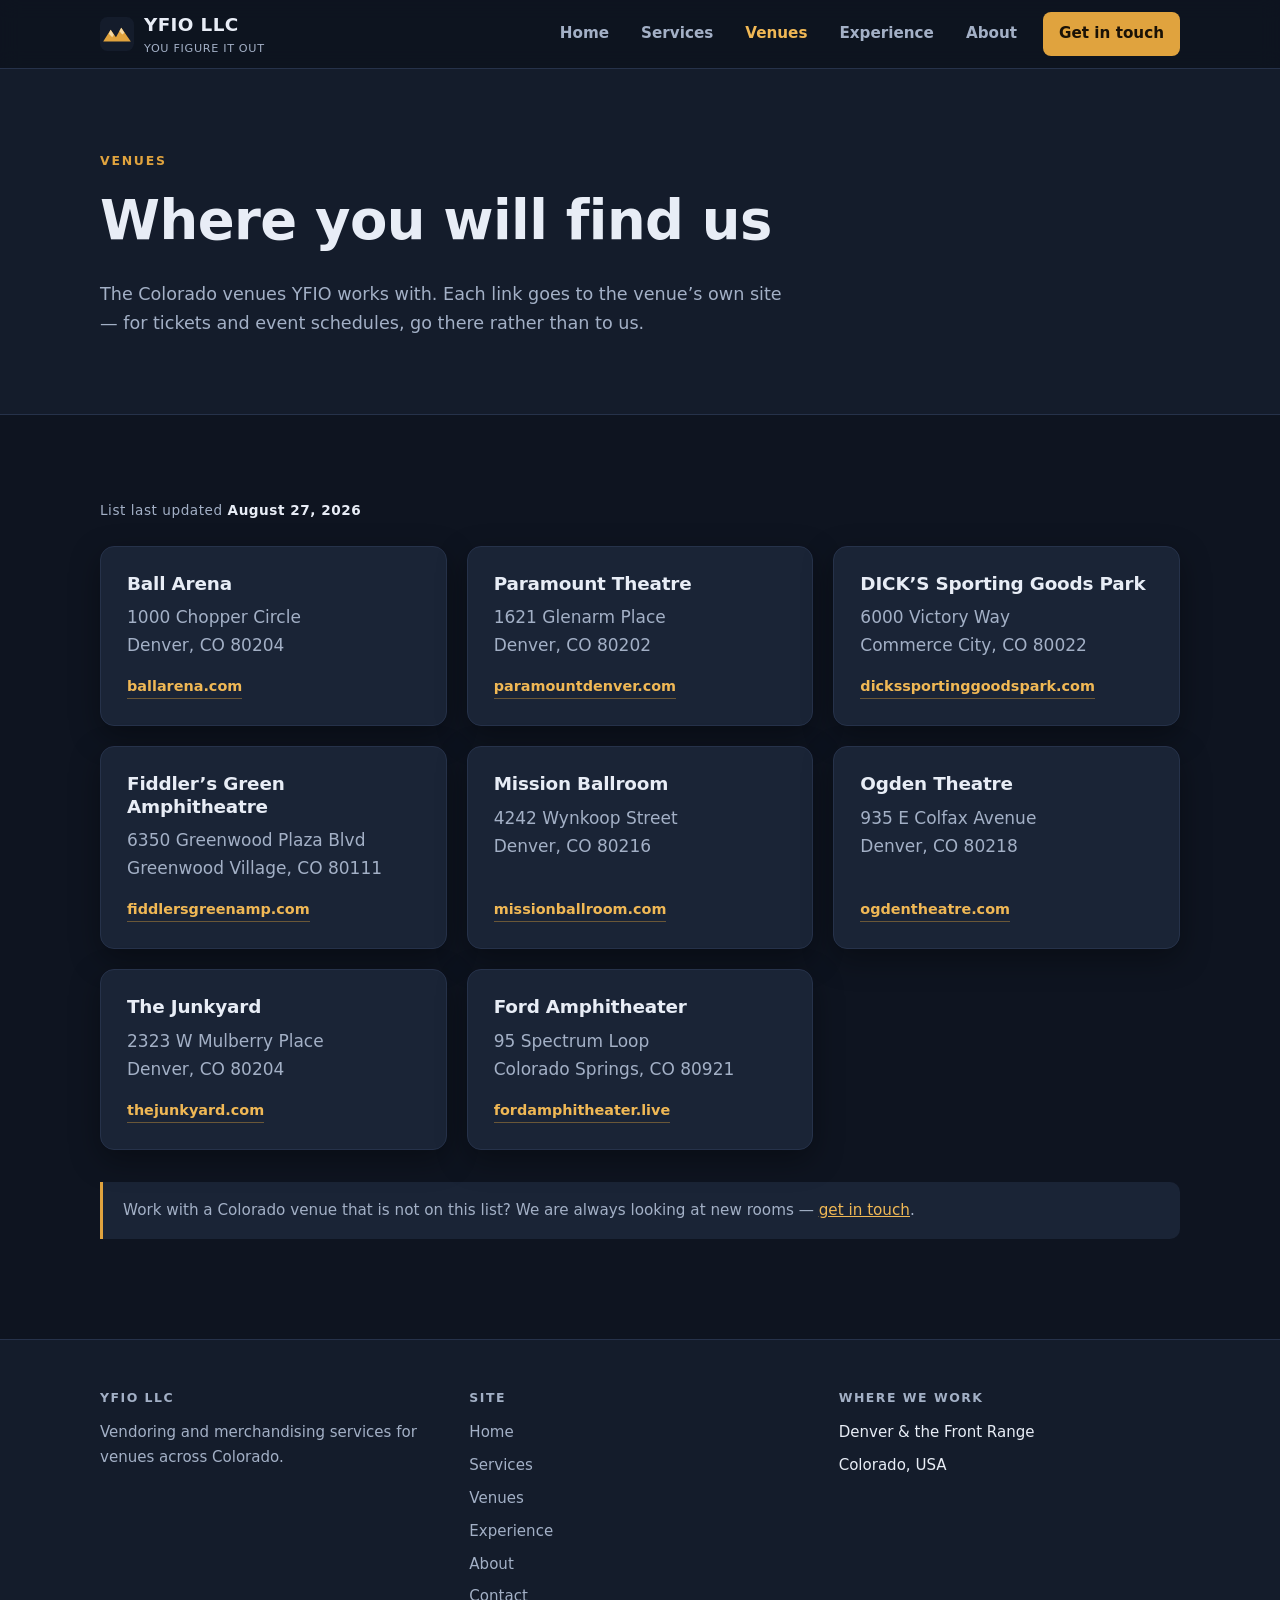
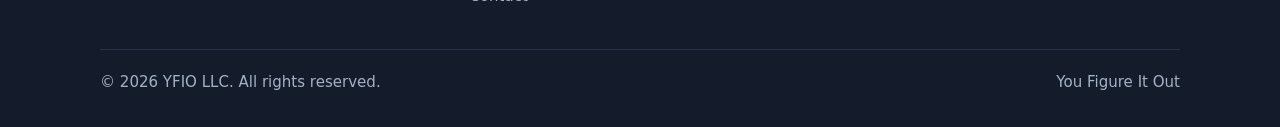
<file: venues.html>
<!DOCTYPE html>
<html lang="en">
<head>
<meta charset="utf-8">
<meta name="viewport" content="width=device-width, initial-scale=1">
<title>Venues — YFIO LLC</title>
<meta name="description" content="The Colorado venues YFIO LLC works with, with addresses and official websites.">
<meta name="theme-color" content="#0e1420">
<link rel="icon" href="assets/img/favicon.svg" type="image/svg+xml">
<link rel="stylesheet" href="assets/css/site.css">
<meta property="og:type" content="website">
<meta property="og:site_name" content="YFIO LLC">
<meta property="og:title" content="Venues — YFIO LLC">
<meta property="og:description" content="The Colorado venues YFIO LLC works with, with addresses and official websites.">
</head>
<body>
<a class="skip-link" href="#main">Skip to content</a>

<header class="site-header">
  <div class="container">
    <a class="brand" href="index.html">
      <svg viewBox="0 0 64 64" aria-hidden="true" focusable="false">
        <rect width="64" height="64" rx="14" fill="#141c2b"/>
        <path d="M6 46 L20 24 L30 38 L40 20 L58 46 Z" fill="#e0a33e"/>
        <path d="M20 24 L26 33.4 L23 38 L16.5 31.5 Z" fill="#f5d9a3"/>
        <path d="M40 20 L46 29.6 L42 33 L36.5 27 Z" fill="#f5d9a3"/>
      </svg>
      <span>
        <span class="brand-name">YFIO LLC</span>
        <span class="brand-sub">You Figure It Out</span>
      </span>
    </a>

    <button class="nav-toggle" type="button" aria-expanded="false" aria-controls="primary-nav">
      Menu
    </button>

    <nav class="nav" id="primary-nav" aria-label="Primary">
      <ul>
        <li><a href="index.html">Home</a></li>
        <li><a href="services.html">Services</a></li>
        <li><a href="venues.html" aria-current="page">Venues</a></li>
        <li><a href="experience.html">Experience</a></li>
        <li><a href="about.html">About</a></li>
        <li><a class="nav-cta" href="contact.html">Get in touch</a></li>
      </ul>
    </nav>
  </div>
</header>

<main id="main">
<div class="page-head">
  <div class="container">
    <span class="eyebrow">Venues</span>
    <h1>Where you will find us</h1>
    <p class="lead">
      The Colorado venues YFIO works with. Each link goes to the venue&rsquo;s own site
      &mdash; for tickets and event schedules, go there rather than to us.
    </p>
  </div>
</div>

<section>
  <div class="container">
    <p class="updated">
      List last updated <time datetime="2026-08-27">August 27, 2026</time>
    </p>
    <div class="grid">
      <div class="card venue">
        <h3>Ball Arena</h3>
        <address>
          1000 Chopper Circle<br>
          Denver, CO 80204
        </address>
        <a class="venue-site" href="https://www.ballarena.com/" rel="noopener">ballarena.com</a>
      </div>
      <div class="card venue">
        <h3>Paramount Theatre</h3>
        <address>
          1621 Glenarm Place<br>
          Denver, CO 80202
        </address>
        <a class="venue-site" href="https://www.paramountdenver.com/" rel="noopener">paramountdenver.com</a>
      </div>
      <div class="card venue">
        <h3>DICK&rsquo;S Sporting Goods Park</h3>
        <address>
          6000 Victory Way<br>
          Commerce City, CO 80022
        </address>
        <a class="venue-site" href="https://www.dickssportinggoodspark.com/" rel="noopener">dickssportinggoodspark.com</a>
      </div>
      <div class="card venue">
        <h3>Fiddler&rsquo;s Green Amphitheatre</h3>
        <address>
          6350 Greenwood Plaza Blvd<br>
          Greenwood Village, CO 80111
        </address>
        <a class="venue-site" href="https://www.fiddlersgreenamp.com/" rel="noopener">fiddlersgreenamp.com</a>
      </div>
      <div class="card venue">
        <h3>Mission Ballroom</h3>
        <address>
          4242 Wynkoop Street<br>
          Denver, CO 80216
        </address>
        <a class="venue-site" href="https://www.missionballroom.com/" rel="noopener">missionballroom.com</a>
      </div>
      <div class="card venue">
        <h3>Ogden Theatre</h3>
        <address>
          935 E Colfax Avenue<br>
          Denver, CO 80218
        </address>
        <a class="venue-site" href="https://www.ogdentheatre.com/" rel="noopener">ogdentheatre.com</a>
      </div>
      <div class="card venue">
        <h3>The Junkyard</h3>
        <address>
          2323 W Mulberry Place<br>
          Denver, CO 80204
        </address>
        <a class="venue-site" href="https://www.thejunkyard.com/" rel="noopener">thejunkyard.com</a>
      </div>
      <div class="card venue">
        <h3>Ford Amphitheater</h3>
        <address>
          95 Spectrum Loop<br>
          Colorado Springs, CO 80921
        </address>
        <a class="venue-site" href="https://www.fordamphitheater.live/" rel="noopener">fordamphitheater.live</a>
      </div>
    </div>
    <p class="note" style="margin-top:32px;">
      Work with a Colorado venue that is not on this list? We are always looking at new rooms
      &mdash; <a href="contact.html">get in touch</a>.
    </p>
  </div>
</section>

</main>

<footer class="site-footer">
  <div class="container">
    <div class="footer-grid">
      <div>
        <h4>YFIO LLC</h4>
        <p>Vendoring and merchandising services for venues across Colorado.</p>
      </div>
      <div>
        <h4>Site</h4>
        <ul>
          <li><a href="index.html">Home</a></li>
          <li><a href="services.html">Services</a></li>
          <li><a href="venues.html">Venues</a></li>
          <li><a href="experience.html">Experience</a></li>
          <li><a href="about.html">About</a></li>
          <li><a href="contact.html">Contact</a></li>
        </ul>
      </div>
      <div>
        <h4>Where we work</h4>
        <ul>
          <li>Denver &amp; the Front Range</li>
          <li>Colorado, USA</li>
        </ul>
      </div>
    </div>
    <div class="footer-bottom">
      <p>&copy; <span id="year">2026</span> YFIO LLC. All rights reserved.</p>
      <p>You Figure It Out</p>
    </div>
  </div>
</footer>

<script src="assets/js/site.js"></script>
</body>
</html>
</file>
<file: assets/css/site.css>
/* YFIO LLC — site styles */

:root {
  --bg:            #0e1420;
  --bg-alt:        #141c2b;
  --bg-raised:     #1a2436;
  --line:          #26324a;
  --text:          #e8edf6;
  --text-muted:    #a3b0c6;
  --accent:        #e0a33e;
  --accent-strong: #f0b855;
  --accent-ink:    #1a1206;
  --sky-1:         #1d2b45;
  --sky-2:         #2c3f61;

  --maxw: 1120px;
  --radius: 14px;
  --shadow: 0 10px 30px rgba(0, 0, 0, 0.35);
  --font: ui-sans-serif, system-ui, -apple-system, "Segoe UI", Roboto, Helvetica, Arial, sans-serif;
}

*, *::before, *::after { box-sizing: border-box; }

html { scroll-behavior: smooth; }

body {
  margin: 0;
  font-family: var(--font);
  font-size: 17px;
  line-height: 1.65;
  color: var(--text);
  background: var(--bg);
  -webkit-font-smoothing: antialiased;
}

img, svg { max-width: 100%; }

a { color: var(--accent-strong); }
a:hover { color: var(--accent); }

h1, h2, h3 { line-height: 1.2; margin: 0 0 0.5em; font-weight: 700; letter-spacing: -0.01em; }
h1 { font-size: clamp(2.1rem, 5vw, 3.4rem); }
h2 { font-size: clamp(1.6rem, 3.2vw, 2.2rem); }
h3 { font-size: 1.15rem; }
p  { margin: 0 0 1em; }

.container { width: 100%; max-width: var(--maxw); margin: 0 auto; padding: 0 20px; }

.skip-link {
  position: absolute; left: -9999px; top: 0;
  background: var(--accent); color: var(--accent-ink);
  padding: 10px 16px; border-radius: 0 0 8px 0; z-index: 100;
}
.skip-link:focus { left: 0; }

:focus-visible { outline: 3px solid var(--accent); outline-offset: 2px; border-radius: 4px; }

/* ---------- Header / nav ---------- */

.site-header {
  position: sticky; top: 0; z-index: 50;
  background: rgba(14, 20, 32, 0.9);
  backdrop-filter: blur(10px);
  border-bottom: 1px solid var(--line);
}
.site-header .container {
  display: flex; align-items: center; justify-content: space-between;
  gap: 16px; min-height: 68px;
}

.brand { display: flex; align-items: center; gap: 10px; text-decoration: none; color: var(--text); }
.brand svg { width: 34px; height: 34px; flex: none; }
.brand-name { font-weight: 800; font-size: 1.15rem; letter-spacing: 0.02em; }
.brand-sub { display: block; font-size: 0.7rem; font-weight: 500; color: var(--text-muted); letter-spacing: 0.06em; text-transform: uppercase; }

.nav-toggle {
  display: none; background: none; border: 1px solid var(--line);
  color: var(--text); border-radius: 8px; padding: 8px 10px; cursor: pointer;
}

.nav ul { display: flex; align-items: center; gap: 8px; list-style: none; margin: 0; padding: 0; }
.nav a {
  display: block; padding: 8px 12px; border-radius: 8px;
  color: var(--text-muted); text-decoration: none; font-size: 0.95rem; font-weight: 600;
}
.nav a:hover { color: var(--text); background: var(--bg-raised); }
.nav a[aria-current="page"]:not(.nav-cta) { color: var(--accent-strong); }
.nav .nav-cta {
  color: var(--accent-ink); background: var(--accent);
  padding: 9px 16px; margin-left: 6px;
}
.nav .nav-cta:hover { background: var(--accent-strong); color: var(--accent-ink); }

@media (max-width: 760px) {
  .nav-toggle { display: block; }
  .nav {
    display: none; position: absolute; left: 0; right: 0; top: 100%;
    background: var(--bg-alt); border-bottom: 1px solid var(--line); padding: 10px 20px 16px;
  }
  .nav.is-open { display: block; }
  .nav ul { flex-direction: column; align-items: stretch; gap: 2px; }
  .nav .nav-cta { margin: 8px 0 0; text-align: center; }
}

/* ---------- Buttons ---------- */

.btn {
  display: inline-block; padding: 13px 24px; border-radius: 10px;
  font-weight: 700; text-decoration: none; border: 1px solid transparent;
  transition: transform 0.12s ease, background 0.15s ease;
}
.btn:active { transform: translateY(1px); }
.btn-primary { background: var(--accent); color: var(--accent-ink); }
.btn-primary:hover { background: var(--accent-strong); color: var(--accent-ink); }
.btn-ghost { border-color: var(--line); color: var(--text); background: var(--bg-raised); }
.btn-ghost:hover { border-color: var(--accent); color: var(--text); }

.btn-row { display: flex; flex-wrap: wrap; gap: 12px; margin-top: 28px; }

/* ---------- Hero ---------- */

.hero {
  position: relative; overflow: hidden;
  background: linear-gradient(170deg, var(--sky-2) 0%, var(--sky-1) 45%, var(--bg) 100%);
  padding: clamp(56px, 9vw, 108px) 0 0;
}
.hero-inner { max-width: 940px; position: relative; z-index: 2; padding-bottom: clamp(70px, 12vw, 130px); }

/* Three-beat headline: each sentence gets its own line once there is room for it. */
.hero-title { font-size: clamp(1.9rem, 4vw, 2.7rem); }
@media (min-width: 720px) {
  .hero-title .beat { display: block; }
}
.eyebrow {
  display: inline-block; font-size: 0.78rem; font-weight: 700;
  letter-spacing: 0.14em; text-transform: uppercase; color: var(--accent);
  margin-bottom: 16px;
}
.hero p.lead { font-size: clamp(1.05rem, 2vw, 1.28rem); color: var(--text-muted); max-width: 62ch; }
.hero-range {
  position: absolute; left: 0; right: 0; bottom: -1px; z-index: 1;
  width: 100%; height: auto; display: block; pointer-events: none;
}

.page-head { background: var(--bg-alt); border-bottom: 1px solid var(--line); padding: clamp(44px, 7vw, 76px) 0; }
.page-head p.lead { color: var(--text-muted); font-size: 1.1rem; max-width: 62ch; margin-bottom: 0; }

/* ---------- Sections ---------- */

section { padding: clamp(48px, 7vw, 84px) 0; }
section.alt { background: var(--bg-alt); border-block: 1px solid var(--line); }
.section-head { max-width: 62ch; margin-bottom: 36px; }
.section-head p { color: var(--text-muted); margin-bottom: 0; }

.grid { display: grid; gap: 20px; grid-template-columns: repeat(auto-fit, minmax(260px, 1fr)); }

.card {
  background: var(--bg-raised); border: 1px solid var(--line);
  border-radius: var(--radius); padding: 26px; box-shadow: var(--shadow);
}
.card h3 { margin-bottom: 8px; }
.card p:last-child { margin-bottom: 0; }
.card p { color: var(--text-muted); font-size: 0.98rem; }
.card .icon {
  display: grid; place-items: center; width: 42px; height: 42px; border-radius: 10px;
  background: rgba(224, 163, 62, 0.14); color: var(--accent); margin-bottom: 16px;
}
.card .icon svg { width: 22px; height: 22px; }

.checks { list-style: none; margin: 0; padding: 0; }
.checks li { position: relative; padding-left: 30px; margin-bottom: 12px; color: var(--text-muted); }
.checks li::before {
  content: ""; position: absolute; left: 0; top: 0.55em;
  width: 16px; height: 9px; border-left: 2.5px solid var(--accent); border-bottom: 2.5px solid var(--accent);
  transform: rotate(-45deg);
}

.split { display: grid; gap: 40px; grid-template-columns: 1fr; align-items: start; }
@media (min-width: 860px) { .split { grid-template-columns: 1.1fr 0.9fr; gap: 56px; } }

.steps { counter-reset: step; list-style: none; margin: 0; padding: 0; display: grid; gap: 18px; }
.steps li { counter-increment: step; position: relative; padding-left: 58px; }
.steps li::before {
  content: counter(step); position: absolute; left: 0; top: 0;
  width: 38px; height: 38px; display: grid; place-items: center;
  border-radius: 50%; background: var(--accent); color: var(--accent-ink); font-weight: 800;
}
.steps h3 { margin-bottom: 4px; }
.steps p { color: var(--text-muted); margin-bottom: 0; }

.cta-band { background: linear-gradient(120deg, var(--sky-2), var(--sky-1)); border-block: 1px solid var(--line); }
.cta-band .container { display: flex; flex-wrap: wrap; align-items: center; justify-content: space-between; gap: 24px; }
.cta-band h2 { margin-bottom: 6px; }
.cta-band p { color: var(--text-muted); margin-bottom: 0; }

.note {
  border-left: 3px solid var(--accent); background: var(--bg-raised);
  padding: 16px 20px; border-radius: 0 10px 10px 0; color: var(--text-muted); font-size: 0.95rem;
}

/* ---------- Venues ---------- */

.updated {
  font-size: 0.85rem; letter-spacing: 0.04em; color: var(--text-muted);
  margin-bottom: 24px;
}
.updated time { color: var(--text); font-weight: 600; }

.card.venue { display: flex; flex-direction: column; }
.card.venue address {
  font-style: normal; color: var(--text-muted); margin-bottom: 16px; flex: 1;
}
.venue-site {
  font-size: 0.9rem; font-weight: 600; word-break: break-word;
  text-decoration: none; border-bottom: 1px solid rgba(224, 163, 62, 0.4);
  align-self: flex-start;
}
.venue-site:hover { border-bottom-color: var(--accent); }

/* ---------- Contact ---------- */

.contact-list { list-style: none; margin: 0; padding: 0; }
.contact-list li { margin-bottom: 18px; }
.contact-list .label {
  display: block; font-size: 0.74rem; letter-spacing: 0.12em; text-transform: uppercase;
  color: var(--text-muted); font-weight: 700; margin-bottom: 2px;
}
.contact-list .value { font-size: 1.1rem; font-weight: 600; }

/* ---------- Footer ---------- */

.site-footer { background: var(--bg-alt); border-top: 1px solid var(--line); padding: 48px 0 32px; font-size: 0.94rem; }
.footer-grid { display: grid; gap: 28px; grid-template-columns: repeat(auto-fit, minmax(200px, 1fr)); margin-bottom: 32px; }
.site-footer h4 { font-size: 0.78rem; letter-spacing: 0.12em; text-transform: uppercase; color: var(--text-muted); margin: 0 0 12px; }
.site-footer ul { list-style: none; margin: 0; padding: 0; }
.site-footer li { margin-bottom: 8px; }
.site-footer a { color: var(--text-muted); text-decoration: none; }
.site-footer a:hover { color: var(--accent-strong); }
.site-footer p { color: var(--text-muted); }
.footer-bottom { border-top: 1px solid var(--line); padding-top: 20px; color: var(--text-muted); display: flex; flex-wrap: wrap; gap: 8px; justify-content: space-between; }
.footer-bottom p { margin: 0; }

/* ---------- 404 ---------- */

.centered { text-align: center; max-width: 560px; margin: 0 auto; }

@media (prefers-reduced-motion: reduce) {
  html { scroll-behavior: auto; }
  * { transition: none !important; }
}
</file>
